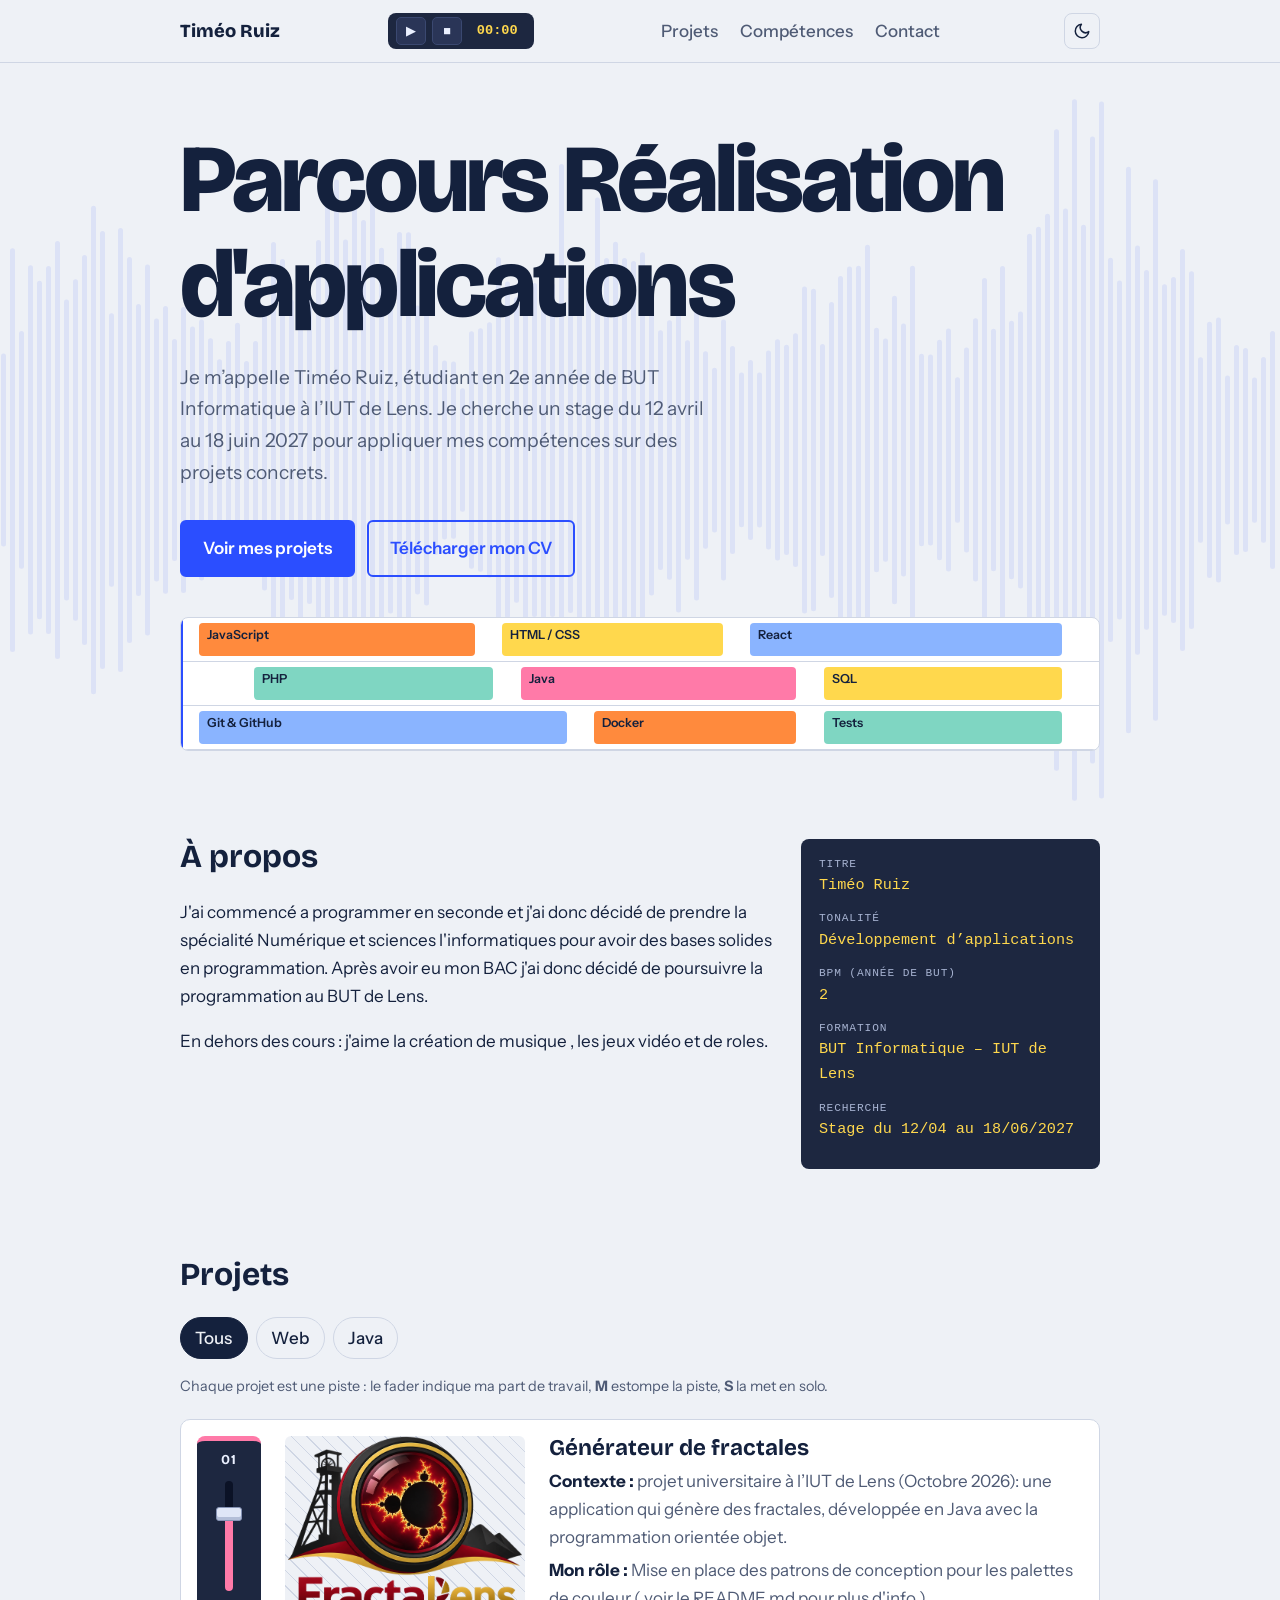
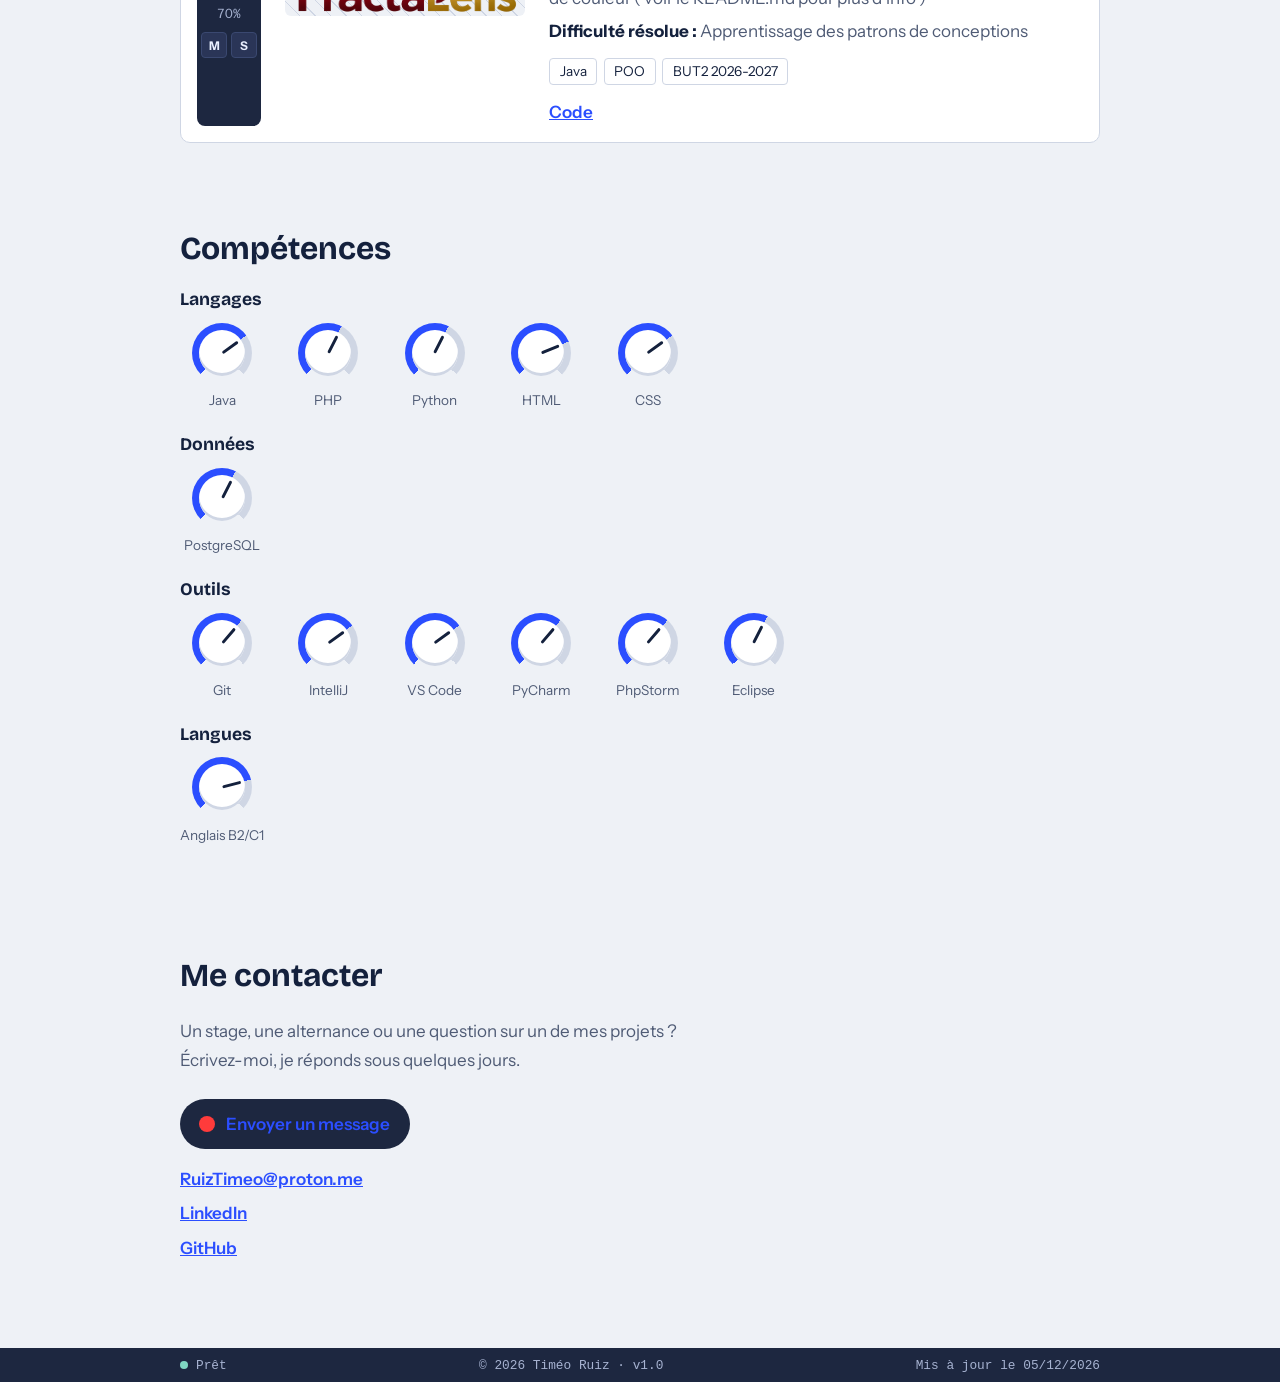
<file: index.html>
<!doctype html>
<html lang="fr">
  <head>
    <meta charset="UTF-8" />
    <meta name="viewport" content="width=device-width, initial-scale=1" />
    <title>Timéo Ruiz – Étudiant en BUT Informatique</title>
    <meta
      name="description"
      content="Portfolio de Timéo Ruiz, étudiant en BUT Informatique à l’IUT de Lens : projets, compétences et contact."
    />
    <link rel="preconnect" href="https://fonts.googleapis.com" />
    <link rel="preconnect" href="https://fonts.gstatic.com" crossorigin />
    <link
      href="https://fonts.googleapis.com/css2?family=Bricolage+Grotesque:wght@500;700;800&family=Instrument+Sans:wght@400;500;600&display=swap"
      rel="stylesheet"
    />
    <script>
      // Applique le thème choisi (ou celui de l'appareil) avant l'affichage, pour éviter un flash
      (function () {
        var t = null;
        try {
          t = localStorage.getItem("theme");
        } catch (e) {}
        if (t !== "light" && t !== "dark") {
          t = matchMedia("(prefers-color-scheme: dark)").matches ? "dark" : "light";
        }
        document.documentElement.setAttribute("data-theme", t);
      })();
    </script>
    <link rel="stylesheet" href="css/style.css" />
  </head>
  <body>
    <div class="wave" id="wave" aria-hidden="true"></div>

    <header class="top">
      <div class="wrap">
        <a class="logo" href="#haut">Timéo Ruiz</a>
        <div
          class="transport"
          role="group"
          aria-label="Lecture automatique du site"
        >
          <button
            type="button"
            id="play"
            aria-pressed="false"
            aria-label="Lecture : faire défiler le site"
          >
            ▶
          </button>
          <button type="button" id="stop" aria-label="Stop : revenir en haut">
            ■
          </button>
          <output id="time" aria-hidden="true">00:00</output>
        </div>
        <nav aria-label="Navigation principale">
          <a href="#projets">Projets</a>
          <a href="#competences">Compétences</a>
          <a href="#contact">Contact</a>
        </nav>
        <button type="button" class="theme" id="theme" aria-label="Changer de thème">
          <svg class="i-moon" viewBox="0 0 24 24" aria-hidden="true"><path d="M21 12.8A9 9 0 1 1 11.2 3a7 7 0 0 0 9.8 9.8z" /></svg>
          <svg class="i-sun" viewBox="0 0 24 24" aria-hidden="true"><circle cx="12" cy="12" r="4" /><path d="M12 2v2M12 20v2M4.9 4.9l1.4 1.4M17.7 17.7l1.4 1.4M2 12h2M20 12h2M4.9 19.1l1.4-1.4M17.7 6.3l1.4-1.4" /></svg>
        </button>
      </div>
    </header>

    <main id="haut">
      <!-- ===== ACCUEIL ===== -->
      <section class="hero">
        <div class="wrap">
          <h1>Parcours Réalisation d'applications</h1>
          <!-- À MODIFIER : ta phrase de présentation -->
          <p class="lead">
            Je m’appelle Timéo Ruiz, étudiant en 2e année de BUT Informatique à
            l’IUT de Lens. Je cherche un stage du 12 avril au 18 juin 2027 pour
            appliquer mes compétences sur des projets concrets.
          </p>
          <a class="btn main" href="#projets">Voir mes projets</a>
          <a class="btn alt" href="moncv.pdf" download>Télécharger mon CV</a>
          <div class="daw" aria-hidden="true">
            <div class="track">
              <div
                class="clip"
                style="left: 2%; width: 30%; background: #ff8a3d"
              >
                JavaScript
              </div>
              <div
                class="clip"
                style="left: 35%; width: 24%; background: #ffd84d"
              >
                HTML / CSS
              </div>
              <div
                class="clip"
                style="left: 62%; width: 34%; background: #8ab4ff"
              >
                React
              </div>
            </div>
            <div class="track">
              <div
                class="clip"
                style="left: 8%; width: 26%; background: #7fd6c2"
              >
                PHP
              </div>
              <div
                class="clip"
                style="left: 37%; width: 30%; background: #ff7aa8"
              >
                Java
              </div>
              <div
                class="clip"
                style="left: 70%; width: 26%; background: #ffd84d"
              >
                SQL
              </div>
            </div>
            <div class="track">
              <div
                class="clip"
                style="left: 2%; width: 40%; background: #8ab4ff"
              >
                Git &amp; GitHub
              </div>
              <div
                class="clip"
                style="left: 45%; width: 22%; background: #ff8a3d"
              >
                Docker
              </div>
              <div
                class="clip"
                style="left: 70%; width: 26%; background: #7fd6c2"
              >
                Tests
              </div>
            </div>
            <div class="playhead"></div>
          </div>
        </div>
      </section>

      <!-- ===== À PROPOS ===== -->
      <section id="apropos">
        <div class="wrap about">
          <div>
            <h2>À propos</h2>
            <!-- À MODIFIER : 3 à 4 phrases, pas plus -->
            <p>
              J'ai commencé a programmer en seconde et j'ai donc décidé de
              prendre la spécialité Numérique et sciences l'informatiques pour
              avoir des bases solides en programmation. Après avoir eu mon BAC
              j'ai donc décidé de poursuivre la programmation au BUT de Lens.
            </p>
            <p>
              En dehors des cours : j'aime la création de musique , les jeux
              vidéo et de roles.
            </p>
          </div>
          <dl class="lcd">
            <dt>Titre</dt>
            <dd>Timéo Ruiz</dd>
            <dt>Tonalité</dt>
            <dd>Développement d’applications</dd>
            <dt>BPM (année de BUT)</dt>
            <dd>2</dd>
            <dt>Formation</dt>
            <dd>BUT Informatique – IUT de Lens</dd>
            <dt>Recherche</dt>
            <dd>Stage du 12/04 au 18/06/2027</dd>
          </dl>
        </div>
      </section>

      <!-- ===== PROJETS ===== -->
      <section id="projets">
        <div class="wrap">
          <h2>Projets</h2>
          <div class="filters" role="group" aria-label="Filtrer les projets">
            <button type="button" data-filter="all" aria-pressed="true">
              Tous
            </button>
            <button type="button" data-filter="web" aria-pressed="false">
              Web
            </button>
            <button type="button" data-filter="bureau" aria-pressed="false">
              Java
            </button>
          </div>

          <p class="legend">
            Chaque projet est une piste : le fader indique ma part de travail,
            <strong>M</strong> estompe la piste, <strong>S</strong> la met en
            solo.
          </p>

          <div class="projects">
            <!-- Copie un bloc <article> pour ajouter un projet. data-cat = web ou bureau (ou mobile : remets le bouton du filtre) -->
            <article class="project" data-cat="bureau">
              <div class="strip" role="group" aria-label="Piste 01">
                <span class="chan">01</span>
                <!-- À MODIFIER : ta part dans ce projet (--lvl) -->
                <div
                  class="fader"
                  style="--lvl: 70%"
                  title="Ma part dans le projet : 25%"
                >
                  <span class="knob"></span>
                </div>
                <span class="val">70%</span>
                <div class="ms">
                  <button
                    type="button"
                    class="m"
                    aria-pressed="false"
                    title="Mute : estomper ce projet"
                  >
                    M
                  </button>
                  <button
                    type="button"
                    class="s"
                    aria-pressed="false"
                    title="Solo : isoler ce projet"
                  >
                    S
                  </button>
                </div>
              </div>
              <div class="shot">
                <img
                  src="img/projetFractale.png"
                  alt="Capture de l’application"
                />
              </div>
              <div>
                <h3>Générateur de fractales</h3>
                <p>
                  <strong>Contexte :</strong> projet universitaire à l’IUT de
                  Lens (Octobre 2026): une application qui génère des fractales,
                  développée en Java avec la programmation orientée objet.
                </p>
                <p>
                  <strong>Mon rôle :</strong> Mise en place des patrons de
                  conception pour les palettes de couleur ( voir le README.md
                  pour plus d'info )
                </p>
                <p>
                  <strong>Difficulté résolue :</strong> Apprentissage des
                  patrons de conceptions
                </p>
                <ul class="tags">
                  <li>Java</li>
                  <li>POO</li>
                  <li>BUT2 2026-2027</li>
                </ul>
                <div class="links">
                  <a href="https://github.com/GoldMount-hub/Fratalens">Code</a>
                </div>
              </div>
            </article>
            <!--
            <article class="project" data-cat="web">
              <div class="strip" role="group" aria-label="Piste 02">
                <span class="chan">02</span>
                 À MODIFIER : ta part dans ce projet (--lvl) 
                <div
                  class="fader"
                  style="--lvl: 70%"
                  title="Ma part dans le projet : 70%"
                >
                  <span class="knob"></span>
                </div>
                <span class="val">70%</span>
                <div class="ms">
                  <button
                    type="button"
                    class="m"
                    aria-pressed="false"
                    title="Mute : estomper ce projet"
                  >
                    M
                  </button>
                  <button
                    type="button"
                    class="s"
                    aria-pressed="false"
                    title="Solo : isoler ce projet"
                  >
                    S
                  </button>
                </div>
              </div>
              <div class="shot">
                 Remplace par : <img src="images/projet2.png" alt="Capture de l’application"> Capture
                d’écran
              </div>
              <div>
                <h3>Site web statique</h3>
                <p>
                  <strong>Contexte :</strong> projet universitaire à l’IUT de
                  Lens (decembre 2026) : Projet maraton a venir
                </p>
                <p>
                  <strong>Mon rôle :</strong> Projet maraton a venir
                </p>
                <p>
                  <strong>Difficulté résolue :</strong> Projet maraton a venir
                </p>
                <ul class="tags">
                  <li>Git</li>
                  <li>HTML</li>
                  <li>CSS</li>
                </ul>
                <div class="links">
                  <a href="https://github.com/TON-PSEUDO/projet2">Code</a>
                </div>
              </div>
            </article> -->
          </div>
        </div>
      </section>

      <!-- ===== COMPÉTENCES ===== -->
      <section id="competences">
        <div class="wrap">
          <h2>Compétences</h2>
          <!-- À MODIFIER : règle chaque --v (0 à 100) selon ton vrai niveau -->
          <div class="skillgroup">
            <h3>Langages</h3>
            <div class="knobs">
              <div class="kn">
                <div class="dial" style="--v: 70" title="Java : 80%">
                  <b></b>
                </div>
                Java
              </div>
              <div class="kn">
                <div class="dial" style="--v: 60" title="PHP : 40%">
                  <b></b>
                </div>
                PHP
              </div>
              <div class="kn">
                <div class="dial" style="--v: 60" title="Python : 70%">
                  <b></b>
                </div>
                Python
              </div>
              <div class="kn">
                <div class="dial" style="--v: 75" title="HTML : 70%">
                  <b></b>
                </div>
                HTML
              </div>
              <div class="kn">
                <div class="dial" style="--v: 70" title="CSS : 50%">
                  <b></b>
                </div>
                CSS
              </div>
            </div>
          </div>
          <div class="skillgroup">
            <h3>Données</h3>
            <div class="knobs">
              <div class="kn">
                <div class="dial" style="--v: 60" title="PostgreSQL : 70%">
                  <b></b>
                </div>
                PostgreSQL
              </div>
            </div>
          </div>
          <div class="skillgroup">
            <h3>Outils</h3>
            <div class="knobs">
              <div class="kn">
                <div class="dial" style="--v: 65" title="Git : 65%">
                  <b></b>
                </div>
                Git
              </div>
              <div class="kn">
                <div class="dial" style="--v: 70" title="IntelliJ : 90%">
                  <b></b>
                </div>
                IntelliJ
              </div>
              <div class="kn">
                <div class="dial" style="--v: 70" title="VS Code : 70%">
                  <b></b>
                </div>
                VS Code
              </div>
              <div class="kn">
                <div class="dial" style="--v: 65" title="PyCharm : 70%">
                  <b></b>
                </div>
                PyCharm
              </div>
              <div class="kn">
                <div class="dial" style="--v: 65" title="PhpStorm : 65%">
                  <b></b>
                </div>
                PhpStorm
              </div>
              <div class="kn">
                <div class="dial" style="--v: 60" title="Eclipse : 60%">
                  <b></b>
                </div>
                Eclipse
              </div>
            </div>
          </div>
          <div class="skillgroup">
            <h3>Langues</h3>
            <div class="knobs">
              <div class="kn">
                <div class="dial" style="--v: 78" title="Anglais B2/C1 : 80%">
                  <b></b>
                </div>
                Anglais B2/C1
              </div>
            </div>
          </div>
        </div>
      </section>

      <!-- ===== CONTACT ===== -->
      <section id="contact" class="contact">
        <div class="wrap">
          <h2>Me contacter</h2>
          <p>
            Un stage, une alternance ou une question sur un de mes projets ?
            Écrivez-moi, je réponds sous quelques jours.
          </p>
          <a class="rec" href="RuizTimeo@proton.me"
            ><i aria-hidden="true"></i>Envoyer un message</a
          >
          <ul>
            <li>
              <a href="RuizTimeo@proton.me">RuizTimeo@proton.me</a>
            </li>
            <li>
              <a href="https://www.linkedin.com/in/timeo-ruiz/">LinkedIn</a>
            </li>
            <li><a href="https://github.com/GoldMount-hub">GitHub</a></li>
          </ul>
        </div>
      </section>
    </main>

    <footer class="status">
      <div class="wrap">
        <span class="ok">Prêt</span>
        <span>© <span id="annee"></span> Timéo Ruiz · v1.0</span>
        <span>Mis à jour le <span id="maj"></span></span>
      </div>
    </footer>

    <script src="js/script.js"></script>
  </body>
</html>
</file>
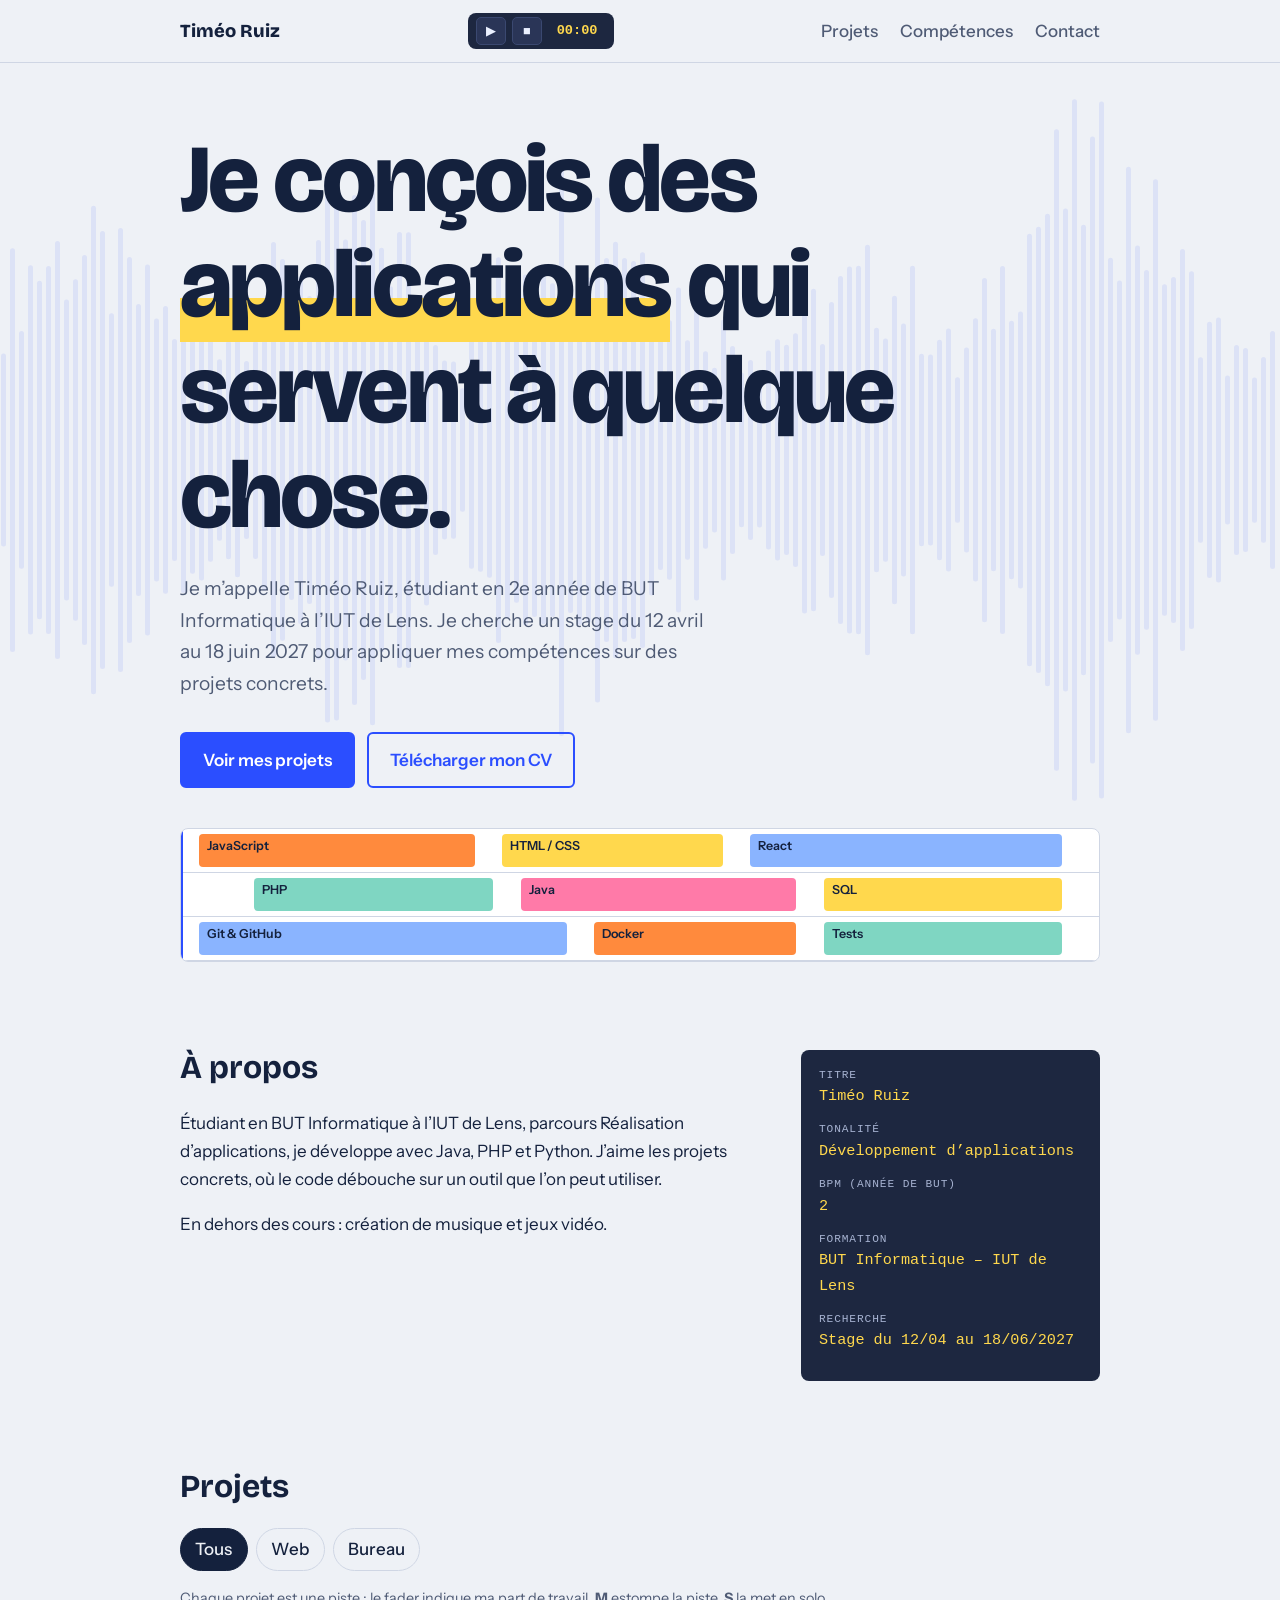
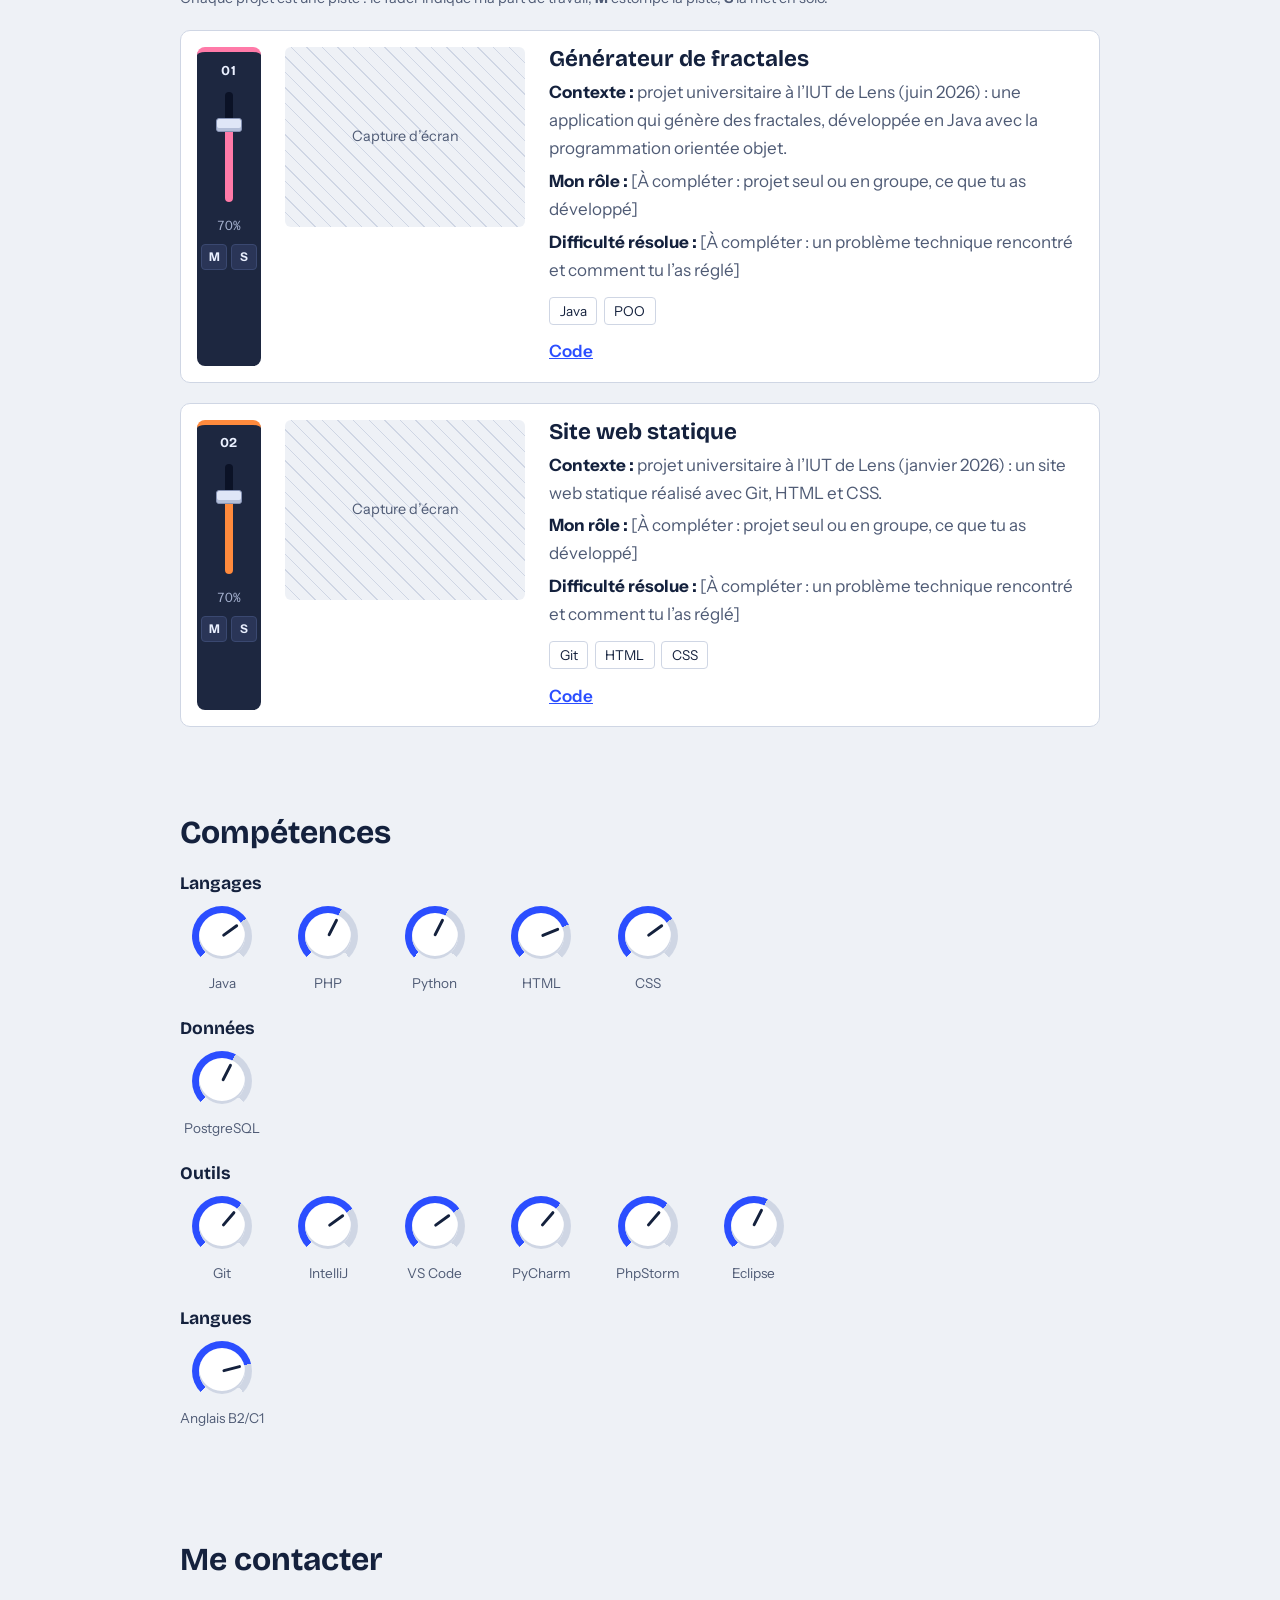
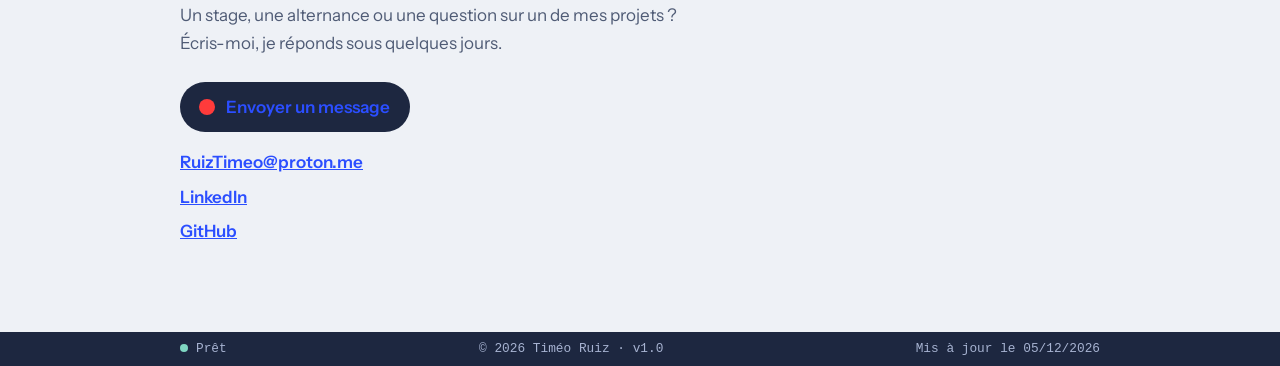
<file: portfolio/index.html>
<!doctype html>
<html lang="fr">
  <head>
    <meta charset="UTF-8" />
    <meta name="viewport" content="width=device-width, initial-scale=1" />
    <title>Timéo Ruiz – Étudiant en BUT Informatique</title>
    <meta
      name="description"
      content="Portfolio de Timéo Ruiz, étudiant en BUT Informatique à l’IUT de Lens : projets, compétences et contact."
    />
    <link rel="preconnect" href="https://fonts.googleapis.com" />
    <link rel="preconnect" href="https://fonts.gstatic.com" crossorigin />
    <link
      href="https://fonts.googleapis.com/css2?family=Bricolage+Grotesque:wght@500;700;800&family=Instrument+Sans:wght@400;500;600&display=swap"
      rel="stylesheet"
    />
    <link rel="stylesheet" href="css/style.css" />
  </head>
  <body>
    <div class="wave" id="wave" aria-hidden="true"></div>

    <header class="top">
      <div class="wrap">
        <a class="logo" href="#haut">Timéo Ruiz</a>
        <div
          class="transport"
          role="group"
          aria-label="Lecture automatique du site"
        >
          <button
            type="button"
            id="play"
            aria-pressed="false"
            aria-label="Lecture : faire défiler le site"
          >
            ▶
          </button>
          <button type="button" id="stop" aria-label="Stop : revenir en haut">
            ■
          </button>
          <output id="time" aria-hidden="true">00:00</output>
        </div>
        <nav aria-label="Navigation principale">
          <a href="#projets">Projets</a>
          <a href="#competences">Compétences</a>
          <a href="#contact">Contact</a>
        </nav>
      </div>
    </header>

    <main id="haut">
      <!-- ===== ACCUEIL ===== -->
      <section class="hero">
        <div class="wrap">
          <h1>
            Je conçois des <span>applications</span> qui servent à quelque
            chose.
          </h1>
          <!-- À MODIFIER : ta phrase de présentation -->
          <p class="lead">
            Je m’appelle Timéo Ruiz, étudiant en 2e année de BUT Informatique à
            l’IUT de Lens. Je cherche un stage du 12 avril au 18 juin 2027 pour
            appliquer mes compétences sur des projets concrets.
          </p>
          <a class="btn main" href="#projets">Voir mes projets</a>
          <a class="btn alt" href="cv.pdf" download>Télécharger mon CV</a>
          <div class="daw" aria-hidden="true">
            <div class="track">
              <div
                class="clip"
                style="left: 2%; width: 30%; background: #ff8a3d"
              >
                JavaScript
              </div>
              <div
                class="clip"
                style="left: 35%; width: 24%; background: #ffd84d"
              >
                HTML / CSS
              </div>
              <div
                class="clip"
                style="left: 62%; width: 34%; background: #8ab4ff"
              >
                React
              </div>
            </div>
            <div class="track">
              <div
                class="clip"
                style="left: 8%; width: 26%; background: #7fd6c2"
              >
                PHP
              </div>
              <div
                class="clip"
                style="left: 37%; width: 30%; background: #ff7aa8"
              >
                Java
              </div>
              <div
                class="clip"
                style="left: 70%; width: 26%; background: #ffd84d"
              >
                SQL
              </div>
            </div>
            <div class="track">
              <div
                class="clip"
                style="left: 2%; width: 40%; background: #8ab4ff"
              >
                Git &amp; GitHub
              </div>
              <div
                class="clip"
                style="left: 45%; width: 22%; background: #ff8a3d"
              >
                Docker
              </div>
              <div
                class="clip"
                style="left: 70%; width: 26%; background: #7fd6c2"
              >
                Tests
              </div>
            </div>
            <div class="playhead"></div>
          </div>
        </div>
      </section>

      <!-- ===== À PROPOS ===== -->
      <section id="apropos">
        <div class="wrap about">
          <div>
            <h2>À propos</h2>
            <!-- À MODIFIER : 3 à 4 phrases, pas plus -->
            <p>
              Étudiant en BUT Informatique à l’IUT de Lens, parcours Réalisation
              d’applications, je développe avec Java, PHP et Python. J’aime les
              projets concrets, où le code débouche sur un outil que l’on peut
              utiliser.
            </p>
            <p>En dehors des cours : création de musique et jeux vidéo.</p>
          </div>
          <dl class="lcd">
            <dt>Titre</dt>
            <dd>Timéo Ruiz</dd>
            <dt>Tonalité</dt>
            <dd>Développement d’applications</dd>
            <dt>BPM (année de BUT)</dt>
            <dd>2</dd>
            <dt>Formation</dt>
            <dd>BUT Informatique – IUT de Lens</dd>
            <dt>Recherche</dt>
            <dd>Stage du 12/04 au 18/06/2027</dd>
          </dl>
        </div>
      </section>

      <!-- ===== PROJETS ===== -->
      <section id="projets">
        <div class="wrap">
          <h2>Projets</h2>
          <div class="filters" role="group" aria-label="Filtrer les projets">
            <button type="button" data-filter="all" aria-pressed="true">
              Tous
            </button>
            <button type="button" data-filter="web" aria-pressed="false">
              Web
            </button>
            <button type="button" data-filter="bureau" aria-pressed="false">
              Bureau
            </button>
          </div>

          <p class="legend">
            Chaque projet est une piste : le fader indique ma part de travail,
            <strong>M</strong> estompe la piste, <strong>S</strong> la met en
            solo.
          </p>

          <div class="projects">
            <!-- Copie un bloc <article> pour ajouter un projet. data-cat = web ou bureau (ou mobile : remets le bouton du filtre) -->
            <article class="project" data-cat="bureau">
              <div class="strip" role="group" aria-label="Piste 01">
                <span class="chan">01</span>
                <!-- À MODIFIER : ta part dans ce projet (--lvl) -->
                <div
                  class="fader"
                  style="--lvl: 70%"
                  title="Ma part dans le projet : 70%"
                >
                  <span class="knob"></span>
                </div>
                <span class="val">70%</span>
                <div class="ms">
                  <button
                    type="button"
                    class="m"
                    aria-pressed="false"
                    title="Mute : estomper ce projet"
                  >
                    M
                  </button>
                  <button
                    type="button"
                    class="s"
                    aria-pressed="false"
                    title="Solo : isoler ce projet"
                  >
                    S
                  </button>
                </div>
              </div>
              <div class="shot">
                <!-- Remplace par : <img src="images/projet1.png" alt="Capture de l’application"> -->Capture
                d’écran
              </div>
              <div>
                <h3>Générateur de fractales</h3>
                <p>
                  <strong>Contexte :</strong> projet universitaire à l’IUT de
                  Lens (juin 2026) : une application qui génère des fractales,
                  développée en Java avec la programmation orientée objet.
                </p>
                <p>
                  <strong>Mon rôle :</strong> [À compléter : projet seul ou en
                  groupe, ce que tu as développé]
                </p>
                <p>
                  <strong>Difficulté résolue :</strong> [À compléter : un
                  problème technique rencontré et comment tu l’as réglé]
                </p>
                <ul class="tags">
                  <li>Java</li>
                  <li>POO</li>
                </ul>
                <div class="links">
                  <a href="https://github.com/TON-PSEUDO/projet1">Code</a>
                </div>
              </div>
            </article>

            <article class="project" data-cat="web">
              <div class="strip" role="group" aria-label="Piste 02">
                <span class="chan">02</span>
                <!-- À MODIFIER : ta part dans ce projet (--lvl) -->
                <div
                  class="fader"
                  style="--lvl: 70%"
                  title="Ma part dans le projet : 70%"
                >
                  <span class="knob"></span>
                </div>
                <span class="val">70%</span>
                <div class="ms">
                  <button
                    type="button"
                    class="m"
                    aria-pressed="false"
                    title="Mute : estomper ce projet"
                  >
                    M
                  </button>
                  <button
                    type="button"
                    class="s"
                    aria-pressed="false"
                    title="Solo : isoler ce projet"
                  >
                    S
                  </button>
                </div>
              </div>
              <div class="shot">
                <!-- Remplace par : <img src="images/projet2.png" alt="Capture de l’application"> -->Capture
                d’écran
              </div>
              <div>
                <h3>Site web statique</h3>
                <p>
                  <strong>Contexte :</strong> projet universitaire à l’IUT de
                  Lens (janvier 2026) : un site web statique réalisé avec Git,
                  HTML et CSS.
                </p>
                <p>
                  <strong>Mon rôle :</strong> [À compléter : projet seul ou en
                  groupe, ce que tu as développé]
                </p>
                <p>
                  <strong>Difficulté résolue :</strong> [À compléter : un
                  problème technique rencontré et comment tu l’as réglé]
                </p>
                <ul class="tags">
                  <li>Git</li>
                  <li>HTML</li>
                  <li>CSS</li>
                </ul>
                <div class="links">
                  <a href="https://github.com/TON-PSEUDO/projet2">Code</a>
                </div>
              </div>
            </article>
          </div>
        </div>
      </section>

      <!-- ===== COMPÉTENCES ===== -->
      <section id="competences">
        <div class="wrap">
          <h2>Compétences</h2>
          <!-- À MODIFIER : règle chaque --v (0 à 100) selon ton vrai niveau -->
          <div class="skillgroup">
            <h3>Langages</h3>
            <div class="knobs">
              <div class="kn">
                <div class="dial" style="--v: 70" title="Java : 70%">
                  <b></b>
                </div>
                Java
              </div>
              <div class="kn">
                <div class="dial" style="--v: 60" title="PHP : 60%">
                  <b></b>
                </div>
                PHP
              </div>
              <div class="kn">
                <div class="dial" style="--v: 60" title="Python : 60%">
                  <b></b>
                </div>
                Python
              </div>
              <div class="kn">
                <div class="dial" style="--v: 75" title="HTML : 75%">
                  <b></b>
                </div>
                HTML
              </div>
              <div class="kn">
                <div class="dial" style="--v: 70" title="CSS : 70%">
                  <b></b>
                </div>
                CSS
              </div>
            </div>
          </div>
          <div class="skillgroup">
            <h3>Données</h3>
            <div class="knobs">
              <div class="kn">
                <div class="dial" style="--v: 60" title="PostgreSQL : 60%">
                  <b></b>
                </div>
                PostgreSQL
              </div>
            </div>
          </div>
          <div class="skillgroup">
            <h3>Outils</h3>
            <div class="knobs">
              <div class="kn">
                <div class="dial" style="--v: 65" title="Git : 65%">
                  <b></b>
                </div>
                Git
              </div>
              <div class="kn">
                <div class="dial" style="--v: 70" title="IntelliJ : 70%">
                  <b></b>
                </div>
                IntelliJ
              </div>
              <div class="kn">
                <div class="dial" style="--v: 70" title="VS Code : 70%">
                  <b></b>
                </div>
                VS Code
              </div>
              <div class="kn">
                <div class="dial" style="--v: 65" title="PyCharm : 65%">
                  <b></b>
                </div>
                PyCharm
              </div>
              <div class="kn">
                <div class="dial" style="--v: 65" title="PhpStorm : 65%">
                  <b></b>
                </div>
                PhpStorm
              </div>
              <div class="kn">
                <div class="dial" style="--v: 60" title="Eclipse : 60%">
                  <b></b>
                </div>
                Eclipse
              </div>
            </div>
          </div>
          <div class="skillgroup">
            <h3>Langues</h3>
            <div class="knobs">
              <div class="kn">
                <div class="dial" style="--v: 78" title="Anglais B2/C1 : 78%">
                  <b></b>
                </div>
                Anglais B2/C1
              </div>
            </div>
          </div>
        </div>
      </section>

      <!-- ===== CONTACT ===== -->
      <section id="contact" class="contact">
        <div class="wrap">
          <h2>Me contacter</h2>
          <p>
            Un stage, une alternance ou une question sur un de mes projets ?
            Écris-moi, je réponds sous quelques jours.
          </p>
          <a class="rec" href="mailto:ton-email@exemple.fr"
            ><i aria-hidden="true"></i>Envoyer un message</a
          >
          <ul>
            <li>
              <a href="mailto:ton-email@exemple.fr">RuizTimeo@proton.me</a>
            </li>
            <li>
              <a href="https://www.linkedin.com/in/TON-PROFIL">LinkedIn</a>
            </li>
            <li><a href="https://github.com/TON-PSEUDO">GitHub</a></li>
          </ul>
        </div>
      </section>
    </main>

    <footer class="status">
      <div class="wrap">
        <span class="ok">Prêt</span>
        <span>© <span id="annee"></span> Timéo Ruiz · v1.0</span>
        <span>Mis à jour le <span id="maj"></span></span>
      </div>
    </footer>

    <script src="js/script.js"></script>
  </body>
</html>
</file>
<file: css/style.css>
:root{
  color-scheme:light;
  --bg:#eef1f6; --surface:#ffffff; --ink:#14213d; --muted:#4f5b75;
  --line:#cfd6e4; --accent:#2b4eff; --accent-ink:#ffffff; --mark:#ffd84d;
  --display:"Bricolage Grotesque","Trebuchet MS",sans-serif;
  --body:"Instrument Sans","Segoe UI",Arial,sans-serif;
}
/* Thème sombre : choisi avec le bouton, ou automatique selon l'appareil (si JS désactivé) */
:root[data-theme="dark"]{
  color-scheme:dark;
  --bg:#0f1730; --surface:#172143; --ink:#eaf0ff; --muted:#a7b3d1;
  --line:#2a3963; --accent:#7f98ff; --accent-ink:#0f1730; --mark:#ffd84d;
}
@media (prefers-color-scheme:dark){
  :root:not([data-theme]){
    color-scheme:dark;
    --bg:#0f1730; --surface:#172143; --ink:#eaf0ff; --muted:#a7b3d1;
    --line:#2a3963; --accent:#7f98ff; --accent-ink:#0f1730; --mark:#ffd84d;
  }
}
*{box-sizing:border-box}
html{scroll-behavior:smooth}
body{margin:0;background:var(--bg);color:var(--ink);font:400 1.0625rem/1.65 var(--body)}
/* Fond : forme d'onde audio qui se "joue" quand on fait défiler la page */
.wave{position:fixed;inset:0;z-index:-1;pointer-events:none}
.wave svg{width:100%;height:100%;display:block}
.wave rect{fill:var(--accent);opacity:.09;transition:opacity .25s}
.wave rect.on{opacity:.3}
.hero{position:relative;overflow:hidden}
.daw{position:relative;margin-top:2.5rem;background:var(--surface);border:1px solid var(--line);border-radius:8px;overflow:hidden}
.track{position:relative;height:44px;border-bottom:1px solid var(--line)}
.track:last-of-type{border-bottom:0}
.clip{position:absolute;top:5px;bottom:5px;border-radius:4px;padding:2px 8px;font-size:.78rem;font-weight:600;color:#14213d;white-space:nowrap;overflow:hidden}
.playhead{position:absolute;top:0;bottom:0;left:0;width:2px;background:var(--accent);animation:play 9s linear infinite}
@keyframes play{to{left:100%}}
@media (prefers-reduced-motion:reduce){.playhead{animation:none;left:35%}}
a{color:inherit}
:focus-visible{outline:3px solid var(--accent);outline-offset:3px}
.wrap{max-width:960px;margin:0 auto;padding:0 1.25rem}
header.top{position:sticky;top:0;z-index:5;background:var(--bg);border-bottom:1px solid var(--line)}
header.top .wrap{display:flex;justify-content:space-between;align-items:center;padding-top:.8rem;padding-bottom:.8rem}
.logo{font:800 1.15rem var(--display);text-decoration:none}
nav a{margin-left:1.2rem;text-decoration:none;color:var(--muted);font-weight:500}
nav a:hover{color:var(--ink)}
section{padding:4.5rem 0 1rem}
h1,h2,h3{font-family:var(--display);line-height:1.1;margin:0}
h2{font-size:2rem;margin-bottom:1.5rem}

/* Hero : le titre est la pièce maîtresse */
.hero{padding-top:4rem}
.hero h1{font-size:clamp(2.8rem,9vw,6rem);font-weight:800;letter-spacing:-.03em}
.hero h1 span{background:linear-gradient(transparent 62%,var(--mark) 62%)}
.hero p.lead{max-width:34rem;font-size:1.2rem;color:var(--muted);margin:1.5rem 0 2rem}
.btn{display:inline-block;padding:.75rem 1.3rem;border-radius:6px;font-weight:600;text-decoration:none;border:2px solid var(--accent)}
.btn.main{background:var(--accent);color:var(--accent-ink)}
.btn.alt{color:var(--accent);margin-left:.6rem}
.btn:hover{filter:brightness(1.1)}

/* À propos */
.about{display:grid;gap:1.5rem;grid-template-columns:2fr 1fr}
.about dl{margin:0;border-left:3px solid var(--accent);padding-left:1rem}
.about dt{font-weight:600}
.about dd{margin:0 0 .8rem;color:var(--muted)}

/* Projets */
.filters{display:flex;flex-wrap:wrap;gap:.5rem;margin-bottom:1.5rem}
.filters button{font:inherit;font-weight:500;cursor:pointer;padding:.4rem .9rem;border-radius:99px;border:1px solid var(--line);background:transparent;color:var(--ink)}
.filters button[aria-pressed="true"]{background:var(--ink);color:var(--bg);border-color:var(--ink)}
.projects{display:grid;gap:1.25rem}
.project{display:grid;grid-template-columns:64px 240px 1fr;gap:1.5rem;transition:opacity .2s;background:var(--surface);border:1px solid var(--line);border-radius:10px;padding:1rem}
.project[hidden]{display:none}
.shot{aspect-ratio:4/3;border-radius:6px;background:repeating-linear-gradient(45deg,var(--bg),var(--bg) 10px,var(--line) 10px,var(--line) 11px);display:grid;place-items:center;color:var(--muted);font-size:.9rem;overflow:hidden}
.shot img{width:100%;height:100%;object-fit:cover}
.project h3{font-size:1.4rem;margin-bottom:.4rem}
.project p{margin:.3rem 0;color:var(--muted)}
.project p strong{color:var(--ink)}
.tags{display:flex;flex-wrap:wrap;gap:.4rem;margin:.8rem 0}
.tags li{list-style:none;font-size:.85rem;padding:.1rem .6rem;border:1px solid var(--line);border-radius:4px}
.tags{padding:0}
.links a{margin-right:1rem;font-weight:600;color:var(--accent)}


/* Projet = piste de mixer */
.project[data-cat="web"]{--c:#ff8a3d}
.project[data-cat="mobile"]{--c:#7fd6c2}
.project[data-cat="bureau"]{--c:#ff7aa8}
.project.dim{opacity:.35}
.legend{margin:-.5rem 0 1.25rem;font-size:.9rem;color:var(--muted)}
.strip{display:flex;flex-direction:column;align-items:center;gap:.5rem;padding:.6rem .3rem;border-radius:8px;border-top:5px solid var(--c);background:#1d2740;color:#eaf0ff;font-size:.8rem}
.chan{font:700 .85rem var(--display);letter-spacing:.05em}
.fader{position:relative;width:8px;height:110px;border-radius:4px;background:#0b1226;margin:.3rem 0}
.fader::before{content:"";position:absolute;left:0;right:0;bottom:0;height:var(--lvl);border-radius:4px;background:var(--c)}
.knob{position:absolute;left:50%;bottom:calc(var(--lvl) - 7px);width:26px;height:14px;transform:translateX(-50%);border-radius:3px;background:#dfe6f7;border:1px solid #8693b5;box-shadow:inset 0 -3px 0 #b3bed8}
.val{font-variant-numeric:tabular-nums;color:#a7b3d1}
.ms{display:flex;gap:.25rem}
.ms button{width:26px;height:26px;padding:0;font:700 .75rem var(--body);cursor:pointer;border-radius:4px;border:1px solid #3a4870;background:#2a3557;color:#eaf0ff}
.ms .m[aria-pressed="true"]{background:#ffd84d;color:#14213d;border-color:#ffd84d}
.ms .s[aria-pressed="true"]{background:#8ab4ff;color:#14213d;border-color:#8ab4ff}
@media (max-width:700px){
  .project{grid-template-columns:1fr}
  .strip{flex-direction:row;justify-content:space-between;padding:.5rem .8rem;border-top:0;border-left:5px solid var(--c)}
  .fader{width:90px;height:8px;margin:0}
  .fader::before{right:auto;top:0;bottom:0;left:0;width:var(--lvl);height:auto}
  .knob{left:calc(var(--lvl) - 7px);bottom:50%;top:auto;width:14px;height:26px;transform:translateY(50%)}
}

/* Compétences */
.skills{display:grid;gap:1.25rem;grid-template-columns:repeat(auto-fit,minmax(200px,1fr))}
.skills h3{font-size:1.1rem;margin-bottom:.5rem}
.skills ul{margin:0;padding:0;list-style:none;color:var(--muted)}
.skills li{padding:.15rem 0}

/* Contact */
.contact p{max-width:34rem;color:var(--muted)}
.contact ul{list-style:none;padding:0;margin:1rem 0 0}
.contact li{margin-bottom:.4rem}
.contact a{color:var(--accent);font-weight:600}
footer{margin-top:4rem;padding:1.5rem 0;border-top:1px solid var(--line);color:var(--muted);font-size:.9rem}

@media (max-width:700px){
  nav a{margin-left:.8rem}
  .about,.project{grid-template-columns:1fr}
  .btn.alt{margin:.6rem 0 0}
}
@media (prefers-reduced-motion:reduce){html{scroll-behavior:auto}}

/* Compétences : boutons rotatifs */
.skillgroup{margin-bottom:1.5rem}
.skillgroup h3{font-size:1.1rem;margin-bottom:.8rem}
.knobs{display:flex;flex-wrap:wrap;gap:1.2rem 1.4rem}
.kn{width:84px;text-align:center;font-size:.85rem;color:var(--muted)}
.dial{--v:70;position:relative;width:60px;height:60px;margin:0 auto .4rem;border-radius:50%;
  background:conic-gradient(from 225deg,var(--accent) calc(var(--v)*2.7deg),var(--line) 0 270deg,transparent 0)}
.dial::before{content:"";position:absolute;inset:7px;border-radius:50%;background:var(--surface);box-shadow:inset 0 -3px 0 var(--line)}
.dial b{position:absolute;left:calc(50% - 1.5px);top:calc(50% - 19px);width:3px;height:19px;border-radius:2px;background:var(--ink);
  transform-origin:50% 100%;transform:rotate(calc(-135deg + var(--v)*2.7deg))}

/* À propos : écran d'infos du morceau */
.about dl.lcd{border:0;padding:1rem 1.1rem;border-radius:8px;background:#1d2740;color:#eaf0ff;font-family:ui-monospace,Menlo,Consolas,monospace;font-size:.85rem}
.about dl.lcd dt{color:#a7b3d1;text-transform:uppercase;letter-spacing:.08em;font-size:.7rem;font-weight:500}
.about dl.lcd dd{color:#ffd84d;font-size:.95rem;margin-bottom:.7rem}

/* Contact : bouton Record */
.rec{display:inline-flex;align-items:center;gap:.7rem;margin-top:.5rem;padding:.7rem 1.2rem;border-radius:99px;background:#1d2740;color:#eaf0ff;font-weight:600;text-decoration:none}
.rec i{width:16px;height:16px;border-radius:50%;background:#ff3b3b;animation:rec 1.4s ease-in-out infinite}
@keyframes rec{50%{opacity:.25}}
.rec:hover{filter:brightness(1.15)}
@media (prefers-reduced-motion:reduce){.rec i{animation:none}}

/* En-tête : barre de transport */
.transport{display:flex;align-items:center;gap:.4rem;padding:.25rem .5rem;border-radius:8px;background:#1d2740}
.transport button{width:30px;height:28px;padding:0;cursor:pointer;border-radius:5px;border:1px solid #3a4870;background:#2a3557;color:#eaf0ff;font-size:.8rem}
.transport button[aria-pressed="true"]{background:#7fd6c2;color:#14213d;border-color:#7fd6c2}
.transport output{min-width:3.6rem;text-align:center;font:600 .85rem ui-monospace,Menlo,Consolas,monospace;color:#ffd84d}
@media (max-width:760px){.transport{display:none}}

/* Pied de page : barre d'état */
footer.status{margin-top:4rem;padding:.6rem 0;background:#1d2740;color:#a7b3d1;border-top:0;font:500 .8rem ui-monospace,Menlo,Consolas,monospace}
footer.status .wrap{display:flex;flex-wrap:wrap;justify-content:space-between;gap:.5rem}
footer.status .ok::before{content:"";display:inline-block;width:8px;height:8px;margin-right:.5rem;border-radius:50%;background:#7fd6c2}

/* Bouton de changement de thème */
.theme{display:inline-grid;place-items:center;width:36px;height:36px;margin-left:1rem;padding:0;cursor:pointer;border-radius:8px;border:1px solid var(--line);background:transparent;color:var(--ink)}
.theme:hover{background:var(--surface)}
.theme svg{width:18px;height:18px;fill:none;stroke:currentColor;stroke-width:2;stroke-linecap:round;stroke-linejoin:round}
.theme .i-sun{display:none}
:root[data-theme="dark"] .theme .i-sun{display:block}
:root[data-theme="dark"] .theme .i-moon{display:none}
@media (prefers-color-scheme:dark){
  :root:not([data-theme]) .theme .i-sun{display:block}
  :root:not([data-theme]) .theme .i-moon{display:none}
}
@media (max-width:700px){
  header.top .wrap{flex-wrap:wrap;gap:.4rem .8rem}
  .theme{margin-left:0}
}
</file>
<file: portfolio/css/style.css>
:root{
  --bg:#eef1f6; --surface:#ffffff; --ink:#14213d; --muted:#4f5b75;
  --line:#cfd6e4; --accent:#2b4eff; --accent-ink:#ffffff; --mark:#ffd84d;
  --display:"Bricolage Grotesque","Trebuchet MS",sans-serif;
  --body:"Instrument Sans","Segoe UI",Arial,sans-serif;
}
@media (prefers-color-scheme:dark){
  :root{--bg:#0f1730; --surface:#172143; --ink:#eaf0ff; --muted:#a7b3d1;
        --line:#2a3963; --accent:#7f98ff; --accent-ink:#0f1730; --mark:#ffd84d}
}
*{box-sizing:border-box}
html{scroll-behavior:smooth}
body{margin:0;background:var(--bg);color:var(--ink);font:400 1.0625rem/1.65 var(--body)}
/* Fond : forme d'onde audio qui se "joue" quand on fait défiler la page */
.wave{position:fixed;inset:0;z-index:-1;pointer-events:none}
.wave svg{width:100%;height:100%;display:block}
.wave rect{fill:var(--accent);opacity:.09;transition:opacity .25s}
.wave rect.on{opacity:.3}
.hero{position:relative;overflow:hidden}
.daw{position:relative;margin-top:2.5rem;background:var(--surface);border:1px solid var(--line);border-radius:8px;overflow:hidden}
.track{position:relative;height:44px;border-bottom:1px solid var(--line)}
.track:last-of-type{border-bottom:0}
.clip{position:absolute;top:5px;bottom:5px;border-radius:4px;padding:2px 8px;font-size:.78rem;font-weight:600;color:#14213d;white-space:nowrap;overflow:hidden}
.playhead{position:absolute;top:0;bottom:0;left:0;width:2px;background:var(--accent);animation:play 9s linear infinite}
@keyframes play{to{left:100%}}
@media (prefers-reduced-motion:reduce){.playhead{animation:none;left:35%}}
a{color:inherit}
:focus-visible{outline:3px solid var(--accent);outline-offset:3px}
.wrap{max-width:960px;margin:0 auto;padding:0 1.25rem}
header.top{position:sticky;top:0;z-index:5;background:var(--bg);border-bottom:1px solid var(--line)}
header.top .wrap{display:flex;justify-content:space-between;align-items:center;padding-top:.8rem;padding-bottom:.8rem}
.logo{font:800 1.15rem var(--display);text-decoration:none}
nav a{margin-left:1.2rem;text-decoration:none;color:var(--muted);font-weight:500}
nav a:hover{color:var(--ink)}
section{padding:4.5rem 0 1rem}
h1,h2,h3{font-family:var(--display);line-height:1.1;margin:0}
h2{font-size:2rem;margin-bottom:1.5rem}

/* Hero : le titre est la pièce maîtresse */
.hero{padding-top:4rem}
.hero h1{font-size:clamp(2.8rem,9vw,6rem);font-weight:800;letter-spacing:-.03em}
.hero h1 span{background:linear-gradient(transparent 62%,var(--mark) 62%)}
.hero p.lead{max-width:34rem;font-size:1.2rem;color:var(--muted);margin:1.5rem 0 2rem}
.btn{display:inline-block;padding:.75rem 1.3rem;border-radius:6px;font-weight:600;text-decoration:none;border:2px solid var(--accent)}
.btn.main{background:var(--accent);color:var(--accent-ink)}
.btn.alt{color:var(--accent);margin-left:.6rem}
.btn:hover{filter:brightness(1.1)}

/* À propos */
.about{display:grid;gap:1.5rem;grid-template-columns:2fr 1fr}
.about dl{margin:0;border-left:3px solid var(--accent);padding-left:1rem}
.about dt{font-weight:600}
.about dd{margin:0 0 .8rem;color:var(--muted)}

/* Projets */
.filters{display:flex;flex-wrap:wrap;gap:.5rem;margin-bottom:1.5rem}
.filters button{font:inherit;font-weight:500;cursor:pointer;padding:.4rem .9rem;border-radius:99px;border:1px solid var(--line);background:transparent;color:var(--ink)}
.filters button[aria-pressed="true"]{background:var(--ink);color:var(--bg);border-color:var(--ink)}
.projects{display:grid;gap:1.25rem}
.project{display:grid;grid-template-columns:64px 240px 1fr;gap:1.5rem;transition:opacity .2s;background:var(--surface);border:1px solid var(--line);border-radius:10px;padding:1rem}
.project[hidden]{display:none}
.shot{aspect-ratio:4/3;border-radius:6px;background:repeating-linear-gradient(45deg,var(--bg),var(--bg) 10px,var(--line) 10px,var(--line) 11px);display:grid;place-items:center;color:var(--muted);font-size:.9rem;overflow:hidden}
.shot img{width:100%;height:100%;object-fit:cover}
.project h3{font-size:1.4rem;margin-bottom:.4rem}
.project p{margin:.3rem 0;color:var(--muted)}
.project p strong{color:var(--ink)}
.tags{display:flex;flex-wrap:wrap;gap:.4rem;margin:.8rem 0}
.tags li{list-style:none;font-size:.85rem;padding:.1rem .6rem;border:1px solid var(--line);border-radius:4px}
.tags{padding:0}
.links a{margin-right:1rem;font-weight:600;color:var(--accent)}


/* Projet = piste de mixer */
.project[data-cat="web"]{--c:#ff8a3d}
.project[data-cat="mobile"]{--c:#7fd6c2}
.project[data-cat="bureau"]{--c:#ff7aa8}
.project.dim{opacity:.35}
.legend{margin:-.5rem 0 1.25rem;font-size:.9rem;color:var(--muted)}
.strip{display:flex;flex-direction:column;align-items:center;gap:.5rem;padding:.6rem .3rem;border-radius:8px;border-top:5px solid var(--c);background:#1d2740;color:#eaf0ff;font-size:.8rem}
.chan{font:700 .85rem var(--display);letter-spacing:.05em}
.fader{position:relative;width:8px;height:110px;border-radius:4px;background:#0b1226;margin:.3rem 0}
.fader::before{content:"";position:absolute;left:0;right:0;bottom:0;height:var(--lvl);border-radius:4px;background:var(--c)}
.knob{position:absolute;left:50%;bottom:calc(var(--lvl) - 7px);width:26px;height:14px;transform:translateX(-50%);border-radius:3px;background:#dfe6f7;border:1px solid #8693b5;box-shadow:inset 0 -3px 0 #b3bed8}
.val{font-variant-numeric:tabular-nums;color:#a7b3d1}
.ms{display:flex;gap:.25rem}
.ms button{width:26px;height:26px;padding:0;font:700 .75rem var(--body);cursor:pointer;border-radius:4px;border:1px solid #3a4870;background:#2a3557;color:#eaf0ff}
.ms .m[aria-pressed="true"]{background:#ffd84d;color:#14213d;border-color:#ffd84d}
.ms .s[aria-pressed="true"]{background:#8ab4ff;color:#14213d;border-color:#8ab4ff}
@media (max-width:700px){
  .project{grid-template-columns:1fr}
  .strip{flex-direction:row;justify-content:space-between;padding:.5rem .8rem;border-top:0;border-left:5px solid var(--c)}
  .fader{width:90px;height:8px;margin:0}
  .fader::before{right:auto;top:0;bottom:0;left:0;width:var(--lvl);height:auto}
  .knob{left:calc(var(--lvl) - 7px);bottom:50%;top:auto;width:14px;height:26px;transform:translateY(50%)}
}

/* Compétences */
.skills{display:grid;gap:1.25rem;grid-template-columns:repeat(auto-fit,minmax(200px,1fr))}
.skills h3{font-size:1.1rem;margin-bottom:.5rem}
.skills ul{margin:0;padding:0;list-style:none;color:var(--muted)}
.skills li{padding:.15rem 0}

/* Contact */
.contact p{max-width:34rem;color:var(--muted)}
.contact ul{list-style:none;padding:0;margin:1rem 0 0}
.contact li{margin-bottom:.4rem}
.contact a{color:var(--accent);font-weight:600}
footer{margin-top:4rem;padding:1.5rem 0;border-top:1px solid var(--line);color:var(--muted);font-size:.9rem}

@media (max-width:700px){
  nav a{margin-left:.8rem}
  .about,.project{grid-template-columns:1fr}
  .btn.alt{margin:.6rem 0 0}
}
@media (prefers-reduced-motion:reduce){html{scroll-behavior:auto}}

/* Compétences : boutons rotatifs */
.skillgroup{margin-bottom:1.5rem}
.skillgroup h3{font-size:1.1rem;margin-bottom:.8rem}
.knobs{display:flex;flex-wrap:wrap;gap:1.2rem 1.4rem}
.kn{width:84px;text-align:center;font-size:.85rem;color:var(--muted)}
.dial{--v:70;position:relative;width:60px;height:60px;margin:0 auto .4rem;border-radius:50%;
  background:conic-gradient(from 225deg,var(--accent) calc(var(--v)*2.7deg),var(--line) 0 270deg,transparent 0)}
.dial::before{content:"";position:absolute;inset:7px;border-radius:50%;background:var(--surface);box-shadow:inset 0 -3px 0 var(--line)}
.dial b{position:absolute;left:calc(50% - 1.5px);top:calc(50% - 19px);width:3px;height:19px;border-radius:2px;background:var(--ink);
  transform-origin:50% 100%;transform:rotate(calc(-135deg + var(--v)*2.7deg))}

/* À propos : écran d'infos du morceau */
.about dl.lcd{border:0;padding:1rem 1.1rem;border-radius:8px;background:#1d2740;color:#eaf0ff;font-family:ui-monospace,Menlo,Consolas,monospace;font-size:.85rem}
.about dl.lcd dt{color:#a7b3d1;text-transform:uppercase;letter-spacing:.08em;font-size:.7rem;font-weight:500}
.about dl.lcd dd{color:#ffd84d;font-size:.95rem;margin-bottom:.7rem}

/* Contact : bouton Record */
.rec{display:inline-flex;align-items:center;gap:.7rem;margin-top:.5rem;padding:.7rem 1.2rem;border-radius:99px;background:#1d2740;color:#eaf0ff;font-weight:600;text-decoration:none}
.rec i{width:16px;height:16px;border-radius:50%;background:#ff3b3b;animation:rec 1.4s ease-in-out infinite}
@keyframes rec{50%{opacity:.25}}
.rec:hover{filter:brightness(1.15)}
@media (prefers-reduced-motion:reduce){.rec i{animation:none}}

/* En-tête : barre de transport */
.transport{display:flex;align-items:center;gap:.4rem;padding:.25rem .5rem;border-radius:8px;background:#1d2740}
.transport button{width:30px;height:28px;padding:0;cursor:pointer;border-radius:5px;border:1px solid #3a4870;background:#2a3557;color:#eaf0ff;font-size:.8rem}
.transport button[aria-pressed="true"]{background:#7fd6c2;color:#14213d;border-color:#7fd6c2}
.transport output{min-width:3.6rem;text-align:center;font:600 .85rem ui-monospace,Menlo,Consolas,monospace;color:#ffd84d}
@media (max-width:760px){.transport{display:none}}

/* Pied de page : barre d'état */
footer.status{margin-top:4rem;padding:.6rem 0;background:#1d2740;color:#a7b3d1;border-top:0;font:500 .8rem ui-monospace,Menlo,Consolas,monospace}
footer.status .wrap{display:flex;flex-wrap:wrap;justify-content:space-between;gap:.5rem}
footer.status .ok::before{content:"";display:inline-block;width:8px;height:8px;margin-right:.5rem;border-radius:50%;background:#7fd6c2}
</file>
